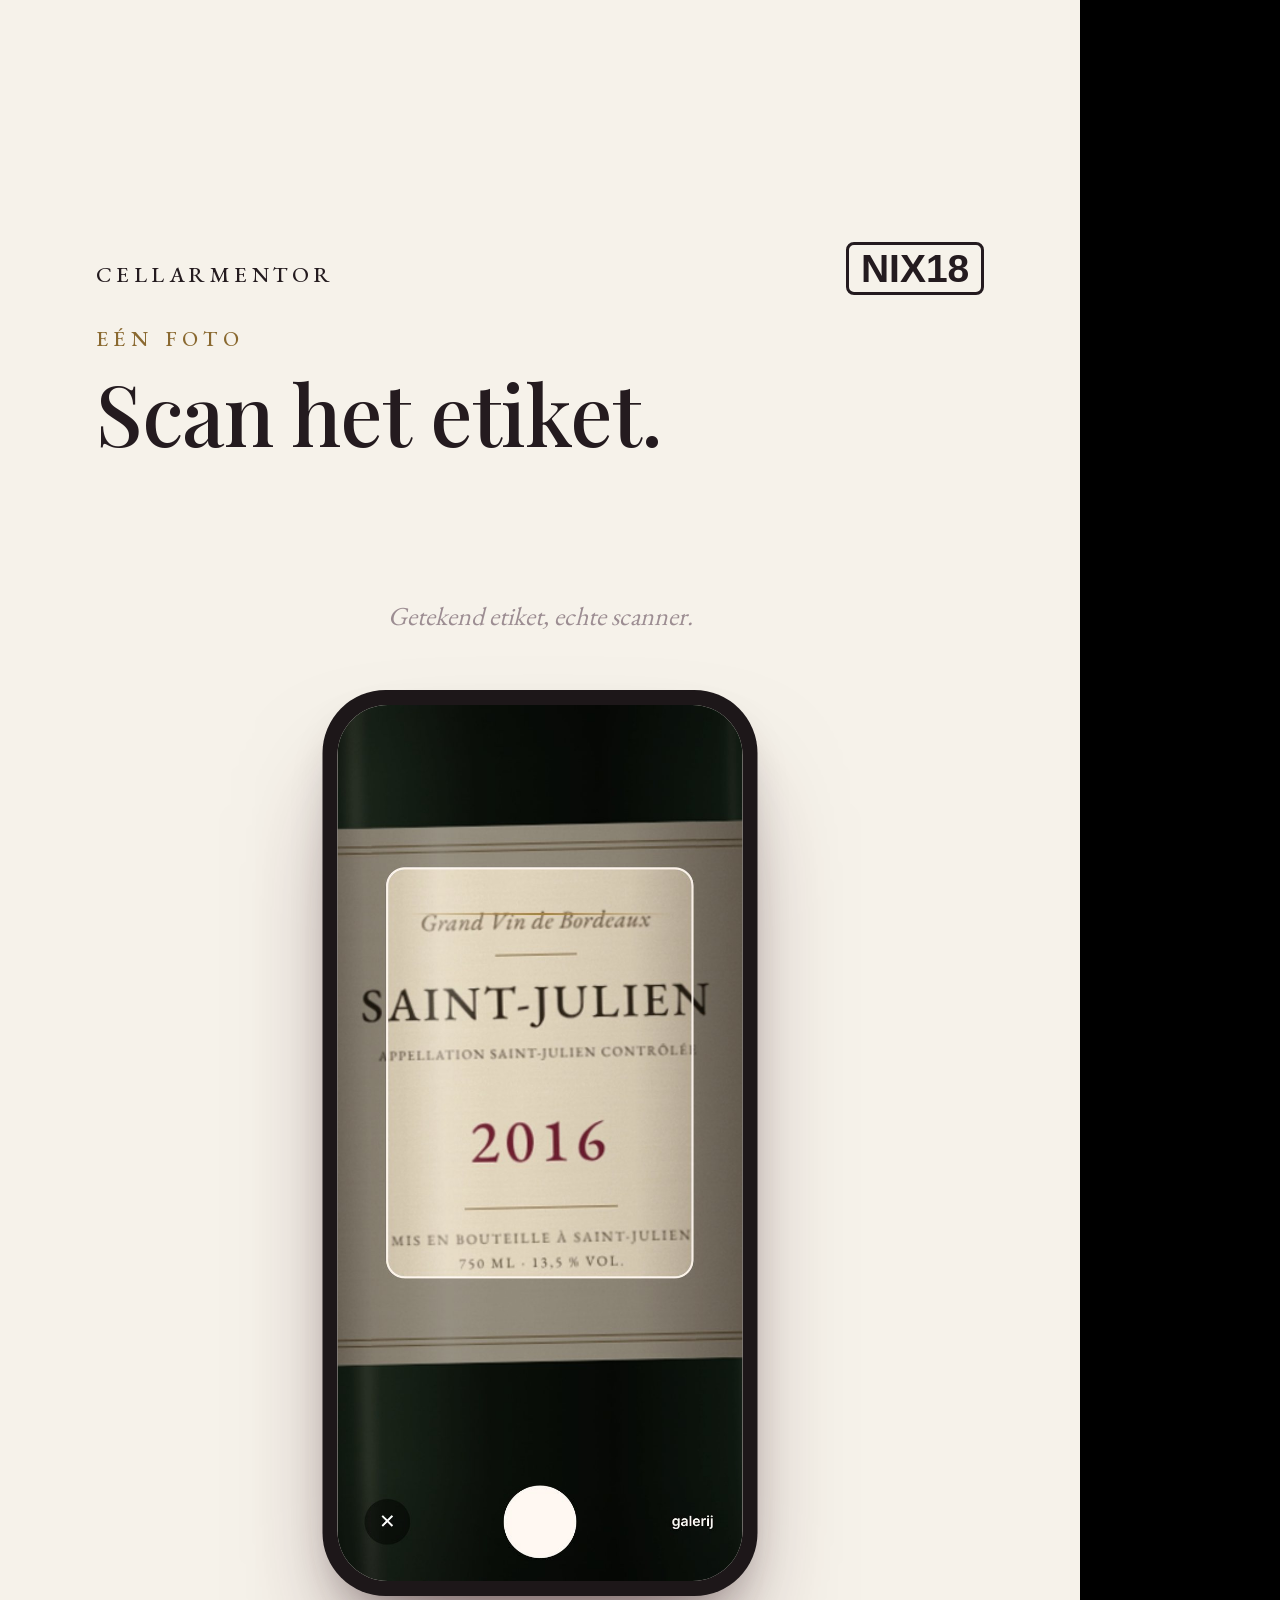
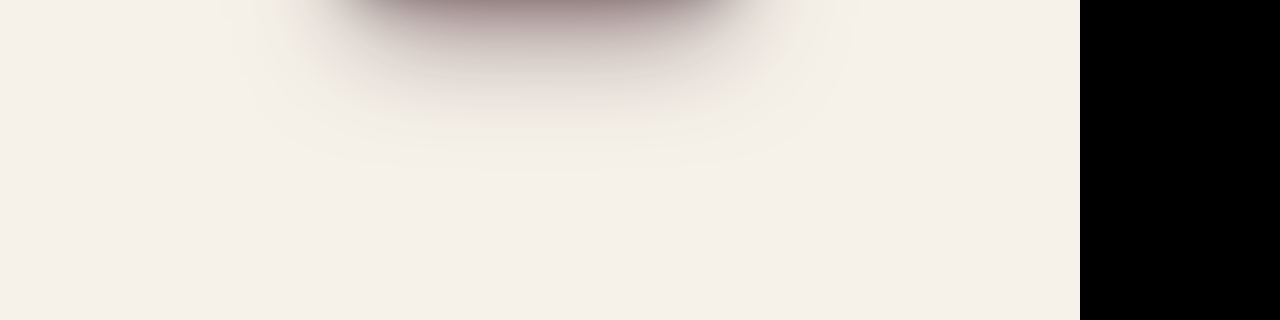
<file: marketing/creatie/film2.html>
<!doctype html>
<html lang="nl">
<head>
<meta charset="utf-8">
<title>CellarMentor film, ronde 3</title>
<!-- De film "zo werkt het", ronde 3 (na de tweede kritiek): zoeker met sluiter in beeld (0–1,0 s), afdrukken,
     het venster staat er op 2,0 s en licht één keer op; geen formulierscherm meer; harde overgangen naar en van
     de donkere wijnkaartscène; Horizon is weg vóór de eindkaart komt; het toestel past altijd helemaal in beeld.
     ?f=st|p45|sq &l=nl|en &m=nl|be|uk. Beeldreeksen in reeks/<taal>/ (0–29 live, 30–55 bevestigen, 56–67 kaartje). -->
<style>
@font-face{font-family:'Playfair Display';font-style:normal;font-weight:400 900;src:url(fonts/playfair-normal-latin.woff2) format('woff2')}
@font-face{font-family:'Playfair Display';font-style:italic;font-weight:400 900;src:url(fonts/playfair-italic-latin.woff2) format('woff2')}
@font-face{font-family:'EB Garamond';font-style:normal;font-weight:400 800;src:url(fonts/ebgaramond-normal-latin.woff2) format('woff2')}
@font-face{font-family:'Open Sans';font-weight:600;src:url(fonts/opensans.woff2) format('woff2')}
*{margin:0;padding:0;box-sizing:border-box}
body{background:#000}
#doek{position:relative;overflow:hidden;background:#F6F2EA;font-family:-apple-system,BlinkMacSystemFont,'Segoe UI',Roboto,Arial,sans-serif;-webkit-font-smoothing:antialiased}
#nacht{position:absolute;inset:0;background:#1B1418;opacity:0}
.merk{position:absolute;font-family:'EB Garamond',serif;font-variant:small-caps;text-transform:lowercase;letter-spacing:.14em;font-weight:500;color:#241B1F;z-index:4}
.kap{position:absolute;z-index:4}
.kap .k{font-family:'EB Garamond',serif;font-variant:small-caps;text-transform:lowercase;letter-spacing:.18em;color:#8A6930;font-weight:500;margin-bottom:.45em}
.kap h1{font-family:'Playfair Display',serif;font-weight:500;line-height:1.04;letter-spacing:-.012em;color:#241B1F;text-wrap:balance}
.kap h1 em{display:block;font-style:italic;color:#6E1F33}
.kap.donker h1{color:#E9DFD0} .kap.donker h1 em{color:#D9B56E} .kap.donker .k{color:#C9A25A}
.toestel{position:absolute;left:50%;background:#1D1719;box-shadow:0 70px 120px -40px rgba(60,20,30,.55),0 24px 50px -24px rgba(36,27,31,.45);z-index:2}
.scherm{position:relative;overflow:hidden;background:#F6F2EA}
.scherm img{position:absolute;left:0;top:0;width:100%;height:100%;object-fit:cover;object-position:top;opacity:0}
#flits{position:absolute;inset:0;background:#fff;opacity:0;z-index:3}
#hz{position:absolute;z-index:2;opacity:0;box-shadow:0 1px 0 #C8A96A,0 -1px 0 #C8A96A}
#hz img{display:block;width:100%}
#eind{position:absolute;inset:0;display:flex;flex-direction:column;align-items:center;justify-content:center;text-align:center;opacity:0;background:#F6F2EA;z-index:6}
#eind .wm{font-family:'EB Garamond',serif;font-variant:small-caps;text-transform:lowercase;letter-spacing:.16em;font-weight:500;color:#241B1F}
#eind h2{font-family:'Playfair Display',serif;font-weight:500;line-height:1.05;color:#241B1F;margin:.5em 0 .55em}
#eind h2 em{font-style:italic;color:#6E1F33;display:block}
#eind .cta{background:#6E1F33;color:#FFF8F0;font-weight:600;letter-spacing:.08em;text-transform:uppercase;border-radius:6px}
#eind .url{font-family:'EB Garamond',serif;font-variant:small-caps;text-transform:lowercase;letter-spacing:.16em;color:#6B5A60;margin-top:1em}
#nix{position:absolute;z-index:7;font-weight:800;color:#241B1F;border:3px solid currentColor;border-radius:8px;padding:.04em .3em;line-height:1.12;background:#F6F2EA}
#band{position:absolute;left:0;right:0;bottom:0;z-index:7;background:#241B1F;color:#F6F2EA;font-family:'Open Sans',sans-serif;font-weight:600;text-align:center;line-height:1.36;box-shadow:inset 0 2px 0 #C8A96A}
#getekend{position:absolute;z-index:5;font-family:'EB Garamond',serif;font-style:italic;color:#9C8D92;opacity:0}
#puls{position:absolute;left:3.5%;right:3.5%;top:35.4%;height:4.6%;border:3px solid #C9A25A;border-radius:10px;opacity:0;z-index:2;box-shadow:0 0 24px rgba(201,162,90,.55)}
</style>
</head>
<body>
<div id="doek">
  <div id="nacht"></div>
  <div class="merk" id="merk">CellarMentor</div>
  <div id="kappen"></div>
  <div class="toestel" id="toestel"><div class="scherm" id="scherm"><div id="flits"></div><div id="puls"></div></div></div>
  <div id="hz"><img id="hzImg" alt=""></div>
  <div id="eind"><div class="wm">CellarMentor</div><h2 id="eindH"></h2><div class="cta" id="eindC"></div><div class="url">cellarmentor.com</div></div>
  <div id="getekend"></div><div id="nix" hidden>NIX18</div><div id="band" hidden>Alcoholmisbruik schaadt de gezondheid</div>
</div>
<script>
const q = new URLSearchParams(location.search);
const F = q.get('f') || 'st', L = q.get('l') || 'nl', MARKT = q.get('m') || (L === 'en' ? 'uk' : 'nl');
const DUUR = 17;
const T = {
  nl:{ s1:['Eén foto','Scan het etiket.',''], s2:['Drinkvenster','Weet wanneer',"je&nbsp;'m&nbsp;opent."], s3:['Uit je eigen kelder','Zeg wat je eet.','Dit is je fles.'],
       s4:['Uit eten','Uit eten?','CellarMentor leest&nbsp;mee.'], s5:['Horizon',"Welke fles is nu op z'n&nbsp;best?",''], eind:['Open elke fles',"op z'n best."], cta:'Scan je eerste fles' },
  en:{ s1:['One photo','Scan the label.',''], s2:['Drinking window','Know when','to open&nbsp;it.'], s3:['From your own cellar',"Say what you're eating.","Here's your bottle."],
       s4:['Dining out','Dining out?','It reads the wine&nbsp;list.'], s5:['Horizon','Which bottle is at its best right&nbsp;now?',''], eind:['Open every bottle','at its best.'], cta:'Scan your first bottle' } }[L];
const M = {
  st: { w:1080, h:1920, merk:[96,250,32], kapTop:316, kapL:96, kapW:900, k:30, h1:84, tTop:650, hzTop:640 },
  p45:{ w:1080, h:1350, merk:[84,84,28], kapTop:150, kapL:84, kapW:920, k:26, h1:70, tTop:390, hzTop:420 },
  sq: { w:1080, h:1080, merk:[84,84,26], kapTop:140, kapL:84, kapW:440, k:24, h1:62, tTop:96, hzTop:400, naast:true },
}[F];
/* het hele toestel (met sluiter) past tussen tTop en de onderkant, of boven de Belgische band */
const bandF = Math.round(M.w * .032), bandPadOnder = F === 'st' ? 340 : bandF, bandH = MARKT === 'be' ? Math.round(bandF * 1.36 + bandF + bandPadOnder) : 0;
const bodem = M.h - (MARKT === 'be' ? bandH : (F === 'st' ? 340 : 40)) - 22;
M.tw = Math.min(M.naast ? 430 : 560, Math.floor((bodem - M.tTop) / 2.085));
const doek = document.getElementById('doek');
doek.style.width = M.w + 'px'; doek.style.height = M.h + 'px';
const merk = document.getElementById('merk'); merk.style.left = M.merk[0] + 'px'; merk.style.top = M.merk[1] + 'px'; merk.style.fontSize = M.merk[2] + 'px';
const toestel = document.getElementById('toestel'), scherm = document.getElementById('scherm');
const pd = Math.round(M.tw * .034), sw = M.tw - 2 * pd, sh = Math.round(sw * 844 / 390);
toestel.style.width = M.tw + 'px'; toestel.style.padding = pd + 'px'; toestel.style.borderRadius = Math.round(M.tw * .145) + 'px';
scherm.style.width = sw + 'px'; scherm.style.height = sh + 'px'; scherm.style.borderRadius = Math.round(M.tw * .115) + 'px';
if (M.naast) { toestel.style.left = 'auto'; toestel.style.right = '70px'; }
/* beelden: de opgenomen reeks, en de vaste schermen uit ui2 */
const reeks = []; for (let i = 0; i < 68; i++) { const im = new Image(); im.src = `reeks/${L}/${String(i).padStart(3, '0')}.jpg`; scherm.appendChild(im); reeks.push(im); }
const vast = {}; for (const n of ['detail', 'pairing', 'wijnkaart']) { const im = new Image(); im.src = `ui2/${L}-${n}.png`; scherm.appendChild(im); vast[n] = im; }
/* de opname begint al bij de SOMMELIER-regel, zoals de stills */
const hz = document.getElementById('hz'); document.getElementById('hzImg').src = `ui2/${L}-horizon.png`;
const hzW = M.naast ? 600 : M.w - 2 * M.kapL; hz.style.width = hzW + 'px'; hz.style.left = (M.naast ? M.w - 600 - 60 : M.kapL) + 'px'; hz.style.top = M.hzTop + 'px';
const kappen = document.getElementById('kappen'), kap = {};
for (const s of ['s1', 's2', 's3', 's4', 's5']) {
  const d = document.createElement('div'); d.className = 'kap' + (s === 's4' ? ' donker' : '');
  d.style.top = M.kapTop + 'px'; d.style.left = M.kapL + 'px'; d.style.width = M.kapW + 'px';
  d.innerHTML = `<div class="k" style="font-size:${M.k}px">${T[s][0]}</div><h1 style="font-size:${M.h1}px">${T[s][1]}${T[s][2] ? `<em>${T[s][2]}</em>` : ''}</h1>`;
  kappen.appendChild(d); kap[s] = d;
}
const eind = document.getElementById('eind');
document.getElementById('eindH').innerHTML = `${T.eind[0]}<em>${T.eind[1]}</em>`; document.getElementById('eindH').style.fontSize = (M.h1 * 1.08) + 'px';
eind.querySelector('.wm').style.fontSize = (M.merk[2] * 1.2) + 'px';
const ctaEl = document.getElementById('eindC'); ctaEl.textContent = T.cta; ctaEl.style.fontSize = Math.round(M.k * 1.0) + 'px'; ctaEl.style.padding = `${Math.round(M.k * .8)}px ${Math.round(M.k * 1.5)}px`;
eind.querySelector('.url').style.fontSize = M.k + 'px';
const nix = document.getElementById('nix'), band = document.getElementById('band');
if (MARKT === 'nl') { nix.hidden = false; nix.style.fontSize = Math.round(M.w * .036) + 'px'; if (M.naast) { nix.style.left = M.kapL + 'px'; nix.style.bottom = M.merk[1] + 'px'; } else { nix.style.right = M.kapL + 'px'; nix.style.top = (M.merk[1] - 8) + 'px'; }   /* nooit over het scherm: in 1:1 linksonder, onder de tekst */ }
if (MARKT === 'be') { band.hidden = false; band.style.fontSize = bandF + 'px'; band.style.padding = `${bandF}px 10px ${bandPadOnder}px`; }   /* JEP: onderaan, volle breedte, contrasterend, marge = teksthoogte */

/* eerlijk over het etiket zolang het in beeld is: getekend, de scanner is echt */
const getekend = document.getElementById('getekend');
getekend.textContent = L === 'en' ? 'Drawn label, real scanner.' : 'Getekend etiket, echte scanner.';
getekend.style.fontSize = Math.round(M.k * .85) + 'px';
if (M.naast) { getekend.style.left = M.kapL + 'px'; getekend.style.top = (M.kapTop + 300) + 'px'; }
else { getekend.style.left = '0'; getekend.style.right = '0'; getekend.style.textAlign = 'center'; getekend.style.top = (M.tTop - Math.round(M.k * 1.7)) + 'px'; }
const ease = x => { x = Math.min(1, Math.max(0, x)); return 1 - Math.pow(1 - x, 3); };
const venster = (t, a, b, fade = .4) => Math.min(ease((t - a) / fade), 1 - ease((t - (b - fade)) / fade));
const nacht = document.getElementById('nacht'), flits = document.getElementById('flits');
/* tijdlijn (s) */
const SC = [['s1', 0, 1.95], ['s2', 1.9, 5.2], ['s3', 5.1, 8.4], ['s4', 8.3, 11.4], ['s5', 11.3, 14.2]];
window.zet = function (t) {
  for (const [s, a, b] of SC) { const o = a === 0 ? (t < b - .4 ? 1 : 1 - ease((t - (b - .4)) / .4)) : venster(t, a, b); kap[s].style.opacity = o; kap[s].style.transform = `translateY(${a === 0 ? 0 : (1 - ease((t - a) / .6)) * 16}px)`; }
  /* reeks: 0–29 zoeker (0–1,0 s), sluiter op 1,0 s, 30–35 de foto en de eerste gegevens (1,0–1,5 s),
     56–67 het fleskaartje schuift omhoog (1,5–2,0 s); het formulier (36–55) zit er niet meer in */
  let fr = -1;
  if (t < 1.0) fr = Math.min(29, Math.floor(t / 1.0 * 30));
  else if (t < 1.5) fr = 30 + Math.min(5, Math.floor((t - 1.0) / .5 * 6));
  else if (t < 2.0) fr = 56 + Math.min(11, Math.floor((t - 1.5) / .5 * 12));
  reeks.forEach((im, i) => im.style.opacity = i === fr ? 1 : 0);
  flits.style.opacity = Math.max(0, .85 - Math.abs(t - 1.0) * 8);
  vast.detail.style.opacity = t >= 2.0 && t < 5.25 ? (t < 5.1 ? 1 : 1 - ease((t - 5.1) / .15)) : 0;
  getekend.style.opacity = t < 4.9 ? 1 : Math.max(0, 1 - (t - 4.9) / .2);
  document.getElementById('puls').style.opacity = Math.max(0, Math.sin(Math.min(1, Math.max(0, (t - 2.3) / .9)) * Math.PI));
  vast.pairing.style.opacity = venster(t, 5.1, 8.36, .15);
  /* harde overgang naar en van de donkere scène: geen grijze tussenstand meer */
  const donker = t >= 8.3 && t < 11.35;
  vast.wijnkaart.style.opacity = donker ? 1 : 0;
  nacht.style.opacity = donker ? 1 : 0;
  merk.style.color = donker ? '#E9DFD0' : '#241B1F';
  /* het toestel: komt rustig omhoog, wijkt bij Horizon voor de uitsnede */
  const y = M.tTop + (1 - ease(t / .6)) * 40 - Math.min(t, 11) * 1.5;
  toestel.style.transform = (M.naast ? '' : 'translateX(-50%) ') + `translateY(${y - (M.naast ? 0 : 0)}px)`;
  toestel.style.top = '0px';
  toestel.style.opacity = t < 11.35 ? 1 : 0;   /* harde snede samen met het licht: geen leeg toestel in beeld */
  /* Horizon is helemaal weg voordat de eindkaart opkomt: geen rijen meer onder de eindtekst */
  hz.style.opacity = venster(t, 11.45, 14.25, .35); hz.style.transform = `translateY(${(1 - ease((t - 11.45) / .7)) * 20}px)`;
  eind.style.opacity = ease((t - 14.3) / .45); eind.style.transform = `translateY(${(1 - ease((t - 14.3) / .7)) * 14}px)`;
};
window.DUUR = DUUR;
const alles = [...reeks, ...Object.values(vast), document.getElementById('hzImg')];
Promise.all([document.fonts.ready, ...alles.map(i => i.complete ? 1 : new Promise(r => { i.onload = r; i.onerror = r; }))]).then(() => { zet(0); document.body.dataset.klaar = '1'; });
</script>
</body>
</html>
</file>
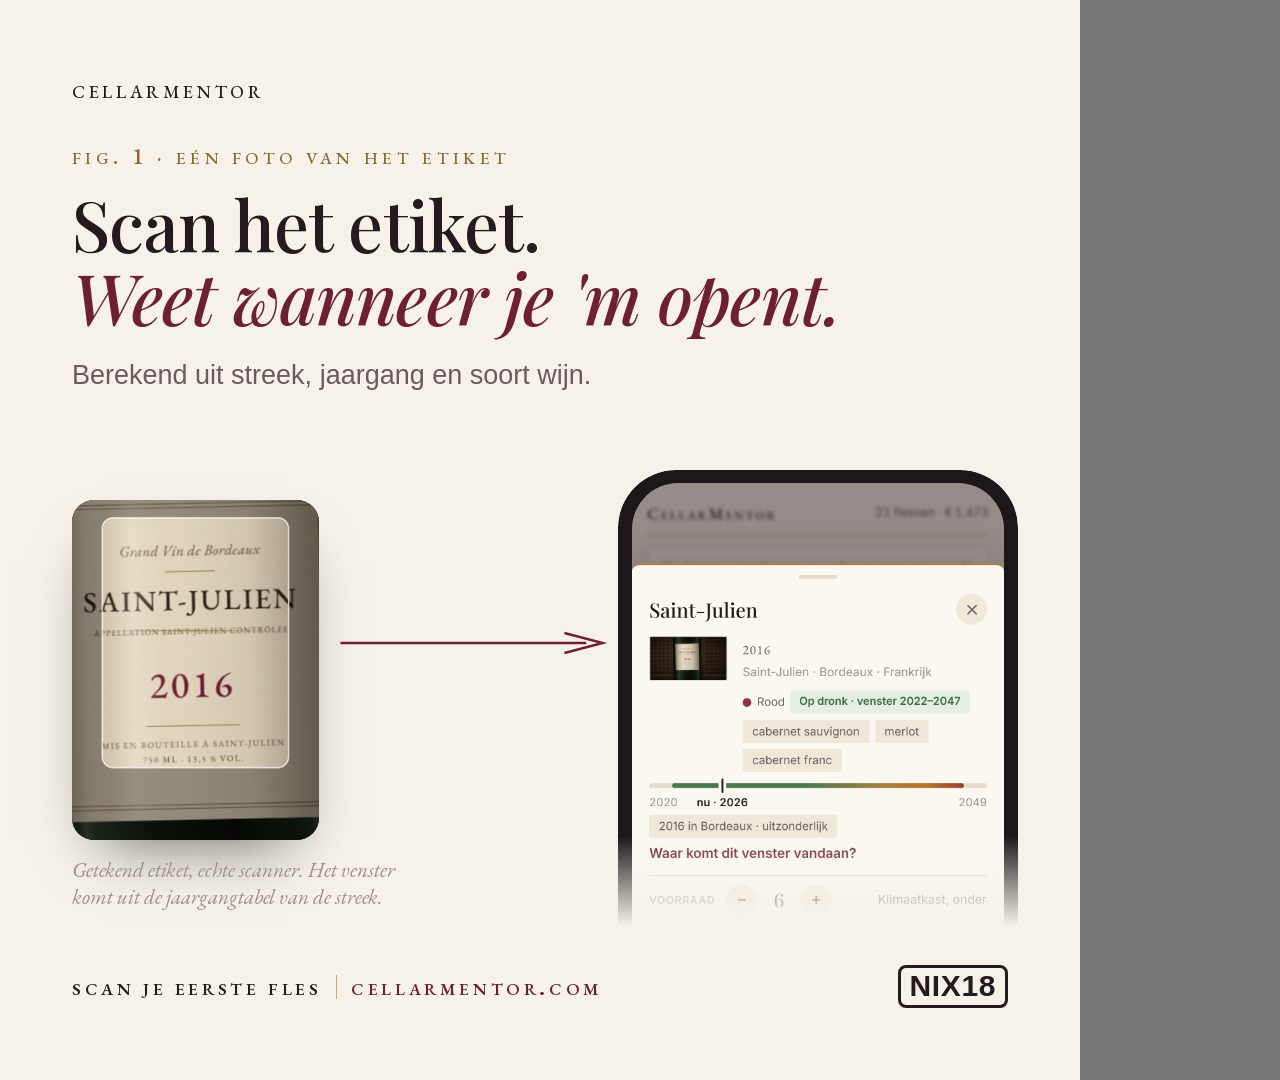
<file: marketing/creatie/studio2.html>
<!doctype html>
<html lang="nl">
<head>
<meta charset="utf-8">
<title>CellarMentor advertentiestudio, ronde 2</title>
<!-- Ronde 2, na de kritiek (verse criticus, 3,5 van 5): elk concept een eigen compositie, het etiket zichtbaar,
     dezelfde CTA als de site, NIX18 en de Belgische band in een eigen zone, geen merken van derden, geen "AI".
     Parameters: ?c=concept&f=sq|p45|st|ls&l=nl|en&m=nl|be|uk. Schermen: ui2/ (echte app, opgenomen met t13). -->
<style>
@font-face{font-family:'Playfair Display';font-style:normal;font-weight:400 900;src:url(fonts/playfair-normal-latin.woff2) format('woff2')}
@font-face{font-family:'Playfair Display';font-style:italic;font-weight:400 900;src:url(fonts/playfair-italic-latin.woff2) format('woff2')}
@font-face{font-family:'EB Garamond';font-style:normal;font-weight:400 800;src:url(fonts/ebgaramond-normal-latin.woff2) format('woff2')}
@font-face{font-family:'EB Garamond';font-style:italic;font-weight:400 800;src:url(fonts/ebgaramond-italic-latin.woff2) format('woff2')}
@font-face{font-family:'Open Sans';font-weight:600;src:url(fonts/opensans.woff2) format('woff2')}
*{margin:0;padding:0;box-sizing:border-box}
html,body{background:#777}
.doek{--bg:#F6F2EA;--sunk:#EEE6D7;--ink:#241B1F;--ink2:#6B5A60;--ink3:#9C8D92;--acc:#6E1F33;--gold:#8A6930;--rule:#C8A96A;--bezel:#1D1719;
  position:relative;overflow:hidden;background:var(--bg);color:var(--ink);font-family:-apple-system,BlinkMacSystemFont,'SF Pro Text','Segoe UI',Roboto,'Helvetica Neue',Arial,sans-serif;-webkit-font-smoothing:antialiased}
.doek.donker{--bg:#1B1418;--sunk:#251C21;--ink:#E9DFD0;--ink2:#B4A498;--ink3:#8E7B83;--acc:#D9B56E;--gold:#C9A25A;--rule:#6E552C;--bezel:#0B0809}
.merk{position:absolute;font-family:'EB Garamond',serif;font-variant:small-caps;text-transform:lowercase;letter-spacing:.14em;font-weight:500;white-space:nowrap}
.kicker{font-family:'EB Garamond',serif;font-variant:small-caps;text-transform:lowercase;letter-spacing:.18em;color:var(--gold);font-weight:500}
h1{font-family:'Playfair Display',serif;font-weight:500;line-height:1.05;letter-spacing:-.012em;text-wrap:balance}
h1 em{font-style:italic;color:var(--acc)}
h1 .br{display:block}
.sub{color:var(--ink2);line-height:1.42;text-wrap:pretty}
.fig{font-family:'EB Garamond',serif;font-style:italic;color:var(--ink3);text-wrap:balance}
.voet{position:absolute;display:flex;align-items:center;justify-content:space-between;gap:20px}
.cta{display:flex;align-items:center;gap:.6em;font-family:'EB Garamond',serif;font-variant:small-caps;text-transform:lowercase;letter-spacing:.15em;font-weight:600;color:var(--ink);white-space:nowrap}
.cta b{color:var(--acc);font-weight:600}
.cta i{display:inline-block;width:1px;height:1em;background:var(--rule)}
.nix{font-weight:800;letter-spacing:.02em;color:var(--ink);border:3px solid currentColor;border-radius:8px;padding:.04em .3em;line-height:1.15}
.band{position:absolute;left:0;right:0;bottom:0;background:var(--ink);color:var(--bg);font-family:'Open Sans',sans-serif;font-weight:600;text-align:center;line-height:1.36;box-shadow:inset 0 2px 0 var(--rule)}
.toestel{position:absolute;background:var(--bezel);box-shadow:0 50px 90px -40px rgba(60,20,30,.5),0 18px 40px -20px rgba(36,27,31,.4)}
.toestel.vaag{-webkit-mask-image:linear-gradient(to bottom,#000 calc(100% - 90px),transparent);mask-image:linear-gradient(to bottom,#000 calc(100% - 90px),transparent)}
.toestel img{display:block;width:100%;aspect-ratio:390/844;object-fit:cover;object-position:top}
.uitsnede{position:absolute;overflow:hidden;background:var(--bg);box-shadow:0 1px 0 var(--rule),0 -1px 0 var(--rule)}
.uitsnede img{display:block;width:100%}
.camera{position:absolute;overflow:hidden;background:#111;box-shadow:0 30px 60px -30px rgba(0,0,0,.6)}
.camera img{display:block;width:100%;height:100%;object-fit:cover}
.pijl{position:absolute;overflow:visible}
.poster-balk{position:absolute}
.pb-track{position:relative;height:100%;background:var(--sunk);border-radius:999px;overflow:hidden}
.pb-fill{position:absolute;top:0;bottom:0;border-radius:999px;background:linear-gradient(90deg,#3E6B47,#7A8F4F 45%,#B38236 75%,#8E3347)}
.pb-nu{position:absolute;top:-18%;bottom:-18%;width:4px;background:var(--ink);border-radius:2px}
.pb-lab{position:absolute;left:0;right:0;font-variant-numeric:tabular-nums;color:var(--ink2)}
.pb-lab span{position:absolute;white-space:nowrap}
.pb-lab .nu{color:var(--ink);font-weight:700}
</style>
</head>
<body>
<div id="doek"></div>
<script type="module">
const q = new URLSearchParams(location.search);
const C = q.get('c') || 'wanneer', F = q.get('f') || 'sq', L = q.get('l') || 'nl', M = q.get('m') || (L === 'en' ? 'uk' : 'nl');
const EN = L === 'en';
const MAAT = { sq:[1080,1080], p45:[1080,1350], st:[1080,1920], ls:[1200,628] }[F];
const W = MAAT[0], H = MAAT[1];
const img = n => `ui2/${L}-${n}.png`;
const laad = n => new Promise(r => { const i = new Image(); i.onload = () => r(i.naturalHeight / i.naturalWidth); i.onerror = () => r(1); i.src = img(n); });
const RATIO = {}; for (const n of ['kelderlijst', 'horizon', 'erbij']) RATIO[n] = await laad(n);
const T = {
  merk:    { nl:{ k:'Je wijnkelder, in je zak', h:'Open elke fles', em:"op z'n best.", sub:'Scan het etiket. CellarMentor zegt wanneer je hem opent.' },
             en:{ k:'Your wine cellar, in your pocket', h:'Open every bottle', em:'at its best.', sub:'Scan the label. CellarMentor tells you when to open it.' } },
  wanneer: { nl:{ k:'Fig. 1 · Eén foto van het etiket', h:'Scan het etiket.', em:"Weet wanneer je&nbsp;'m&nbsp;opent.", sub:'Berekend uit streek, jaargang en soort wijn.' },
             en:{ k:'Fig. 1 · One photo of the label', h:'Scan the label.', em:'Know when to open&nbsp;it.', sub:'Worked out from region, vintage and style.' } },
  specifiek:{ nl:{ k:'Saint-Julien · 2016', h:'Op dronk sinds 2022.', em:'En nog tot 2047.', sub:'Zo staat het bij elke fles in je kelder, met waar het vandaan komt.' },
             en:{ k:'Saint-Julien · 2016', h:'Ready since 2022.', em:'And until 2047.', sub:'That is what every bottle in your cellar shows, with where it comes from.' } },
  kelder:  { nl:{ k:'Fig. 6 · Je kelder', h:'', em:'Je hele kelder erin.', sub:'Fles voor fles of in één keer: een lijst, een foto van een rij flessen, of je bestand uit CellarTracker of Vivino.' },
             en:{ k:'Fig. 6 · Your cellar', h:'', em:'Bring your whole cellar.', sub:'Bottle by bottle or all at once: a list, a photo of a row of bottles, or your file from CellarTracker or Vivino.' } },
  erbij:   { nl:{ k:'Fig. 4 · Uit je eigen kelder', h:'Zeg wat je eet.', em:'', sub:'De flessen uit je eigen kelder die erbij passen, de beste bovenaan, met de reden erbij.' },
             en:{ k:'Fig. 4 · From your own cellar', h:"Say what you're eating.", em:'', sub:'The bottles from your own cellar that suit it, best first, each with the reason.' } },
  uiteten: { nl:{ k:'Fig. 5 · Uit eten', h:'Uit eten?', em:'CellarMentor leest de kaart mee.', sub:'Eén foto van de wijnkaart: drie flessen bij je gerechten, binnen je budget.' },
             en:{ k:'Fig. 5 · Dining out', h:'Dining out?', em:'CellarMentor reads the wine list.', sub:'One photo of the list: three bottles for your dishes, within your budget.' } },
  nu:      { nl:{ k:'Fig. 3 · Horizon', h:"Welke fles is nu op z'n&nbsp;best?", em:'', sub:'Horizon zet je hele kelder op een tijdlijn.' },
             en:{ k:'Fig. 3 · Horizon', h:'Which bottle is at its best right&nbsp;now?', em:'', sub:'Horizon puts your whole cellar on a timeline.' } },
}[C][L];
const cta = EN ? ['Scan your first bottle', 'cellarmentor.com'] : ['Scan je eerste fles', 'cellarmentor.com'];
const donker = C === 'uiteten';

/* maatvoering per formaat: marge, kop, voet; de inhoudszone ligt tussen kop en voet */
const G = { sq:{ m:72, merk:26, k:24, h1:70, sub:27, voet:24, voetY:72 }, p45:{ m:76, merk:28, k:26, h1:80, sub:29, voet:26, voetY:76 },
            st:{ m:88, merk:32, k:30, h1:106, sub:36, voet:30, voetY:340 }, ls:{ m:52, merk:20, k:18, h1:50, sub:20, voet:18, voetY:44 } }[F];
const bandF = F === 'ls' ? 24 : 34, bandPadOnder = F === 'st' ? 340 : bandF;            /* in 9:16 blijft de tekst boven de UI-zone van Stories/Reels */
const bandH = M === 'be' ? Math.round(bandF * 1.36 + bandF + bandPadOnder) : 0;
const voetOnder = M === 'be' ? bandH + Math.round(G.voet * 1.3) : G.voetY;                /* afstand van de voet tot de onderkant */
const tekstBlok = (w, opts = {}) => `<div class="kicker" style="font-size:${G.k}px;margin-bottom:${G.k * .7}px">${T.k}</div>
  <h1 style="font-size:${opts.h1 || G.h1}px">${T.h ? `<span class="br">${T.h}</span>` : ''}${T.em ? `<em class="${T.h ? 'br' : ''}">${T.em}</em>` : ''}</h1>
  ${opts.zonderSub ? '' : `<p class="sub" style="font-size:${G.sub}px;margin-top:${G.sub * .8}px;max-width:${w}px">${T.sub}</p>`}`;

let inhoud = '';
const yTop = G.m + G.merk * 2.6;                                      /* onder het woordmerk */
const onder = H - voetOnder - G.voet * 2.4 - (F === 'st' ? 250 - G.m : 0);   /* boven de voet, in de coördinaten van de inhoud (die schuift in 9:16 omlaag) */

if (C === 'wanneer' || C === 'merk') {
  /* links het camerabeeld met het etiket, rechts het fleskaartje met het venster, een pijl ertussen.
     Ronde 3: de telefoon stopt boven de voet (NIX18 staat nooit meer op het toestel) en loopt zacht uit. */
  if (F === 'ls') {
    const th = H - G.voetY - G.voet * 2.4 - 40 - 12;
    inhoud = `<div style="position:absolute;left:${G.m}px;top:${yTop}px;width:520px">${tekstBlok(500, { h1: 46 })}</div>
      <div class="camera" style="left:640px;top:60px;width:200px;height:290px;border-radius:14px"><img src="${img('live')}" style="object-position:50% 40%"></div>
      <div class="fig" style="position:absolute;left:640px;top:360px;width:220px;font-size:15px">${EN ? 'Drawn label, real scanner.' : 'Getekend etiket, echte scanner.'}</div>
      <div class="toestel vaag" style="left:900px;top:40px;width:250px;height:${th}px;overflow:hidden;padding:8px 8px 0;border-radius:34px 34px 0 0"><img src="${img('detail')}" style="border-radius:27px 27px 0 0"></div>`;
  } else {
    const tekstH = { sq:330, p45:380, st:510 }[F];
    const vy = yTop + tekstH, capH = G.sub * .78 * 1.3 * 3 + 16;
    /* de camera krimpt mee als de voet (met de Belgische band) hoger ligt, zodat het onderschrift er nooit onder valt */
    const tw = { sq:400, p45:460, st:500 }[F], camW = Math.min({ sq:330, p45:380, st:340 }[F], (onder - vy - 30 - capH - 12) / 1.38);
    const toestelH = Math.min(onder - vy - 24, tw * 844 / 390);
    const capY = vy + 30 + camW * 1.38 + 16;
    inhoud = `<div style="position:absolute;left:${G.m}px;top:${yTop}px;width:${W - 2 * G.m}px">${tekstBlok(W - 2 * G.m - 40)}</div>
      <div class="camera" style="left:${G.m}px;top:${vy + 30}px;width:${camW}px;height:${camW * 1.38}px;border-radius:22px"><img src="${img('live')}" style="object-position:50% 42%"></div>
      <svg class="pijl" style="left:${G.m + camW + 16}px;top:${vy + camW * .62}px" width="${W - G.m * 2 - camW - tw - 16}" height="40" viewBox="0 0 100 40" preserveAspectRatio="none"><path d="M2 20 H92" stroke="var(--acc)" stroke-width="2.4" vector-effect="non-scaling-stroke" fill="none"/><path d="M84 10 L98 20 L84 30" stroke="var(--acc)" stroke-width="2.4" vector-effect="non-scaling-stroke" fill="none"/></svg>
      <div class="toestel vaag" style="right:${G.m - 10}px;top:${vy}px;width:${tw}px;height:${toestelH}px;overflow:hidden;padding:${tw * .034}px ${tw * .034}px 0;border-radius:${tw * .145}px ${tw * .145}px 0 0"><img src="${img('detail')}" style="border-radius:${tw * .115}px ${tw * .115}px 0 0"></div>
      ${`<div class="fig" style="position:absolute;left:${G.m}px;top:${capY}px;font-size:${G.sub * .78}px;width:${Math.max(camW, 380)}px">${EN ? 'Drawn label, real scanner. The window comes from the regional vintage chart.' : 'Getekend etiket, echte scanner. Het venster komt uit de jaargangtabel van de streek.'}</div>`}`;
  }
}

if (C === 'specifiek') {
  /* typografische poster: geen telefoon, het venster zelf als beeld */
  const bw = W - 2 * G.m, by = F === 'ls' ? 420 : (F === 'st' ? 990 : F === 'p45' ? 880 : 720), bh = F === 'ls' ? 22 : 34;
  const van = 2016, tot = 2047, pos = j => (j - van) / (tot + 1 - van) * 100;   /* de as begint bij de oogst */
  const h1 = { sq:104, p45:118, st:128, ls:66 }[F];
  inhoud = `<div style="position:absolute;left:${G.m}px;top:${yTop + (F === 'st' ? 120 : 10)}px;width:${bw}px">${tekstBlok(bw - 60, { h1, zonderSub: true })}</div>
    <div class="poster-balk" style="left:${G.m}px;top:${by}px;width:${bw}px;height:${bh}px"><div class="pb-track"><div class="pb-fill" style="left:${pos(2022)}%;right:0"></div></div>
      <div class="pb-nu" style="left:calc(${pos(2026.5)}% - 2px)"></div>
      <div class="pb-lab" style="top:${-G.sub * 1.7}px;font-size:${G.sub * .9}px"><span class="nu" style="left:${pos(2026.5)}%;transform:translateX(-50%)">${EN ? 'now' : 'nu'} · 2026</span></div>
      <div class="pb-lab" style="top:${bh + 14}px;font-size:${G.sub * .9}px"><span style="left:0">${EN ? 'harvest' : 'oogst'} 2016</span><span style="right:0">${EN ? 'to' : 'tot'} 2047</span></div></div>
    <p class="sub" style="position:absolute;left:${G.m}px;top:${by + bh + G.sub * 3.4}px;font-size:${G.sub}px;max-width:${Math.min(bw, 760)}px">${T.sub}</p>`;
}

if (C === 'kelder' || C === 'nu' || C === 'erbij') {
  /* echte uitsnede uit de app. Ronde 3: nooit meer afgesneden rijen; past hij niet, dan wordt hij kleiner,
     en in het vierkant staan lijst en zoekresultaat naast de tekst in plaats van eronder. */
  const naam = { kelder:'kelderlijst', nu:'horizon', erbij:'erbij' }[C], r = RATIO[naam];
  const kader = C === 'erbij' ? 'box-shadow:0 40px 80px -40px rgba(36,27,31,.35);border:1px solid var(--rule);border-radius:6px' : '';
  const naast = F === 'ls' || (F === 'sq' && C !== 'nu') || (F === 'p45' && C === 'erbij');
  if (naast) {
    const tekstW = F === 'ls' ? 520 : 430, ruimte = (F === 'ls' ? onder - 24 - 12 : onder - yTop - 10);
    const bw = Math.min(W - G.m * 2 - tekstW - 40, ruimte / r), bh = bw * r;
    const top = F === 'ls' ? 24 + (ruimte - bh) / 2 : yTop + (ruimte - bh) / 2;
    inhoud = `<div style="position:absolute;left:${G.m}px;top:${yTop}px;width:${tekstW}px">${tekstBlok(tekstW - 10, F === 'ls' ? { h1: 44 } : {})}</div>
      <div class="uitsnede" style="right:${F === 'ls' ? 40 : G.m}px;top:${top}px;width:${bw}px;height:${bh}px;${kader}"><img src="${img(naam)}"></div>`;
  } else {
    const tekstH = { nu:{ sq:270, p45:300, st:380 }, kelder:{ p45:380, st:500 }, erbij:{ st:EN ? 430 : 330 } }[C][F];
    const vy = yTop + tekstH + (C === 'erbij' ? 30 : 10), ruimte = onder - vy - 24;
    const vol = W - G.m * 2, bw = Math.min(vol, ruimte / r), bh = bw * r;
    const left = C === 'erbij' ? (W - bw) / 2 : G.m;
    inhoud = `<div style="position:absolute;left:${G.m}px;top:${yTop}px;width:${W - 2 * G.m}px">${tekstBlok(W - 2 * G.m - 60)}</div>
      <div class="uitsnede" style="left:${left}px;top:${vy}px;width:${bw}px;height:${bh}px;${kader}"><img src="${img(naam)}"></div>`;
  }
}

if (C === 'uiteten') {
  /* Ronde 3: het scherm begint bij "SOMMELIER · 3 gangen · tot €70" (geen afgesneden knop onder de rand),
     het toestel is zo lang als het beeld en loopt zacht uit, met lucht onder de tekst. */
  const VERS = .012, zicht = tw => { const pad = tw * .034, iw = tw - 2 * pad; return pad + iw * 844 / 390 - iw * VERS; };
  const tel = (tw, top, extra = '') => `<div class="toestel vaag" style="${extra}top:${top}px;width:${tw}px;height:${Math.min(zicht(tw), onder - top - 16)}px;overflow:hidden;padding:${tw * .034}px ${tw * .034}px 0;border-radius:${tw * .145}px ${tw * .145}px 0 0"><img src="${img('wijnkaart')}" style="border-radius:${tw * .115}px ${tw * .115}px 0 0;margin-top:-${VERS * 100}%"></div>`;
  if (F === 'ls') inhoud = `<div style="position:absolute;left:${G.m}px;top:${yTop}px;width:560px">${tekstBlok(520, { h1: 46 })}</div>${tel(270, 40, 'right:80px;')}`;
  else if (F === 'sq') inhoud = `<div style="position:absolute;left:${G.m}px;top:${yTop}px;width:480px">${tekstBlok(470, { h1: 60 })}</div>${tel(400, yTop - 40, `right:${G.m}px;`)}`;
  else {
    const tw = { p45:500, st:600 }[F], tekstH = { p45:400, st:520 }[F];
    inhoud = `<div style="position:absolute;left:${G.m}px;top:${yTop}px;width:${W - 2 * G.m}px">${tekstBlok(W - 2 * G.m - 60)}</div>${tel(tw, yTop + tekstH + 48, `left:${(W - tw) / 2}px;`)}`;
  }
}

/* bewijs (sectie 0e): ?q=citaat&qn=naam, plaats. Alleen echte, benoemde citaten met toestemming. */
const citaat = q.get('q'), citaatNaam = q.get('qn');
if (citaat && citaatNaam) inhoud += `<div style="position:absolute;left:${G.m}px;right:${G.m}px;bottom:${voetOnder + G.voet * 2.4}px;z-index:4;font-family:'Playfair Display',serif;font-style:italic;font-size:${G.sub}px;color:var(--ink)">“${citaat.replace(/[<>&]/g, '')}” <span style="font-family:'EB Garamond',serif;font-style:normal;font-variant:small-caps;text-transform:lowercase;letter-spacing:.12em;color:var(--ink3);font-size:${G.voet}px">${citaatNaam.replace(/[<>&]/g, '')}</span></div>`;
/* voet: een vlak in de achtergrondkleur zodat beeld er netjes achter verdwijnt; CTA links, NIX18 rechts */
const voetVlakH = voetOnder + G.voet * 2.6 + (citaat && citaatNaam ? G.sub * 2.4 : 0);
const voet = `<div style="position:absolute;left:0;right:0;bottom:0;height:${voetVlakH}px;background:linear-gradient(to bottom, transparent, var(--bg) ${G.voet * 1.2}px);z-index:3"></div>
  <div class="voet" style="left:${G.m}px;right:${G.m}px;bottom:${voetOnder}px;z-index:4">
    <div class="cta" style="font-size:${G.voet}px"><span>${cta[0]}</span><i></i><b>${cta[1]}</b></div>
    ${M === 'nl' ? `<span class="nix" style="font-size:${G.voet * 1.25}px">NIX18</span>` : ''}
  </div>
  ${M === 'be' ? `<div class="band" style="z-index:5;font-size:${bandF}px;padding:${bandF}px 10px ${bandPadOnder}px">Alcoholmisbruik schaadt de gezondheid</div>` : ''}`;

document.getElementById('doek').outerHTML = `<div class="doek ${donker ? 'donker' : ''}" id="doek" style="width:${W}px;height:${H}px">
  <div class="merk" style="left:${G.m}px;top:${F === 'st' ? 250 : G.m}px;font-size:${G.merk}px">CellarMentor</div>
  ${F === 'st' ? `<div style="position:absolute;inset:0;transform:translateY(${250 - G.m}px)">${inhoud}</div>` : inhoud}
  ${voet}
</div>`;
const plaatjes = [...document.querySelectorAll('#doek img')];
Promise.all([document.fonts.ready, ...plaatjes.map(i => i.complete ? 1 : new Promise(r => { i.onload = r; i.onerror = r; }))]).then(() => document.body.dataset.klaar = '1');
</script>
</body>
</html>
</file>
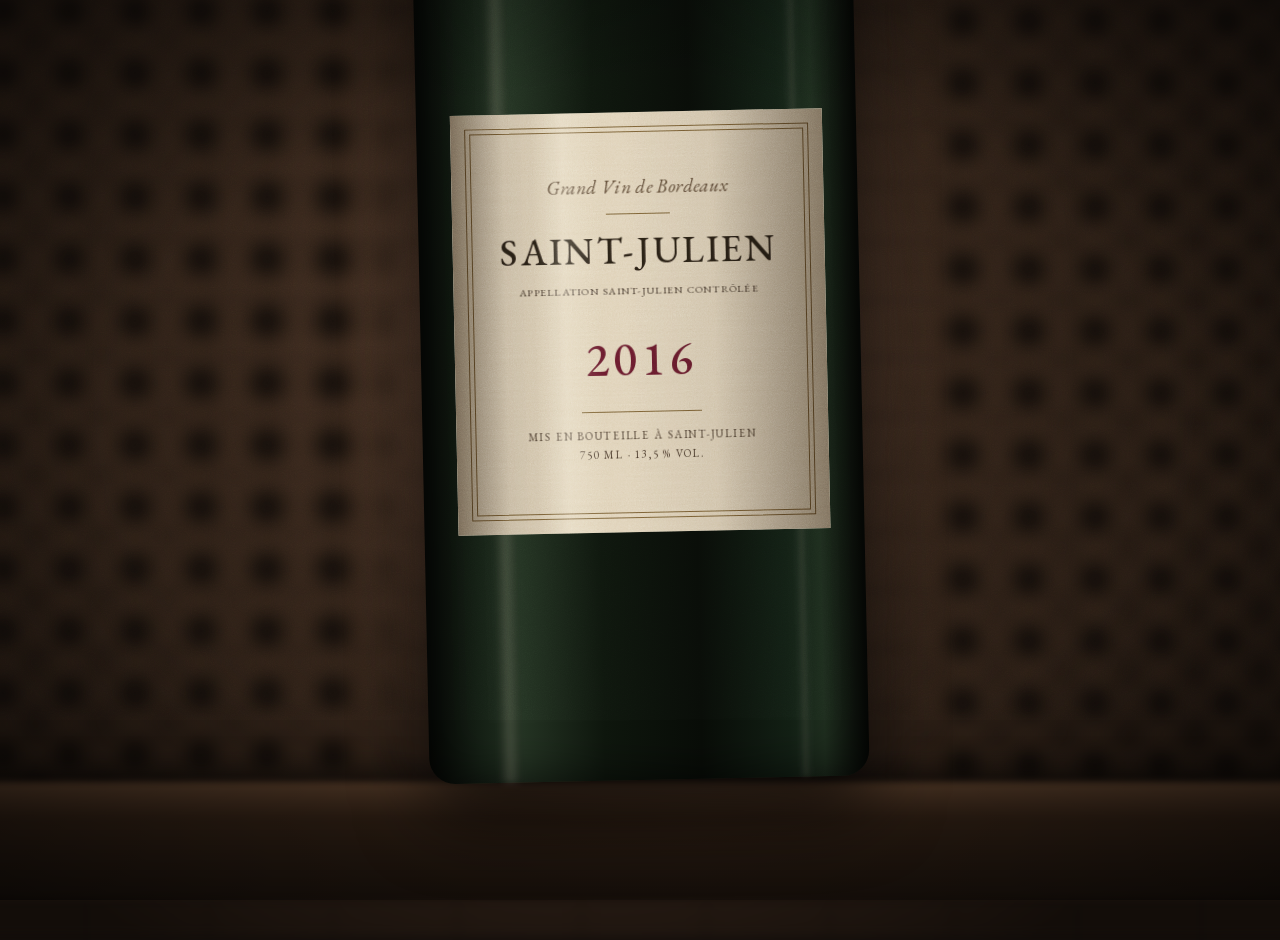
<file: marketing/creatie/etiket/etiket.html>
<!doctype html><html><head><meta charset="utf-8"><title>Etiket voor de scan-opname</title>
<!-- Een verzonnen, merkloos Saint-Julien-etiket (geen château, geen klassement), alleen gebruikt als camerabeeld
     voor de opname van de echte live-scanner. Er is nog geen video van een echte fles; vervangen zodra Max die
     aanlevert (plan, sectie 0e). Ronde 2: geen 'Grand Cru Classé' meer (bestaat niet zonder château-naam), geen
     tekst die buiten het papier loopt, papierstructuur, rondingsschaduw, scherptediepte en korrel over het beeld. -->
<style>
@font-face{font-family:'EB Garamond';font-style:normal;font-weight:400 800;src:url(../fonts/ebgaramond-normal-latin.woff2) format('woff2')}
@font-face{font-family:'EB Garamond';font-style:italic;font-weight:400 800;src:url(../fonts/ebgaramond-italic-latin.woff2) format('woff2')}
html,body{margin:0;width:1280px;height:720px;overflow:hidden;background:#120d0b}
.muur{position:absolute;inset:-40px;filter:blur(7px);
  background:
    repeating-linear-gradient(0deg,rgba(0,0,0,.28) 0 3px,transparent 3px 58px),
    repeating-linear-gradient(90deg,rgba(0,0,0,.22) 0 3px,transparent 3px 124px),
    radial-gradient(ellipse 55% 75% at 46% 40%,#5a4030 0%,#33241a 50%,#140e0a 100%)}
.rek{position:absolute;top:-20px;bottom:110px;width:420px;filter:blur(11px);opacity:.9;
  background:radial-gradient(circle at 50% 50%,#070504 0 15px,#20160f 17px,#4b3626 23px,#2c1f15 27px,transparent 29px) 0 0/66px 62px}
.plank{position:absolute;left:-20px;right:-20px;bottom:0;height:118px;filter:blur(3px);background:linear-gradient(#4a3424,#2a1c12 30%,#1a120c);box-shadow:0 -10px 24px rgba(0,0,0,.55)}
.fles{position:absolute;left:50%;top:-150px;transform:translateX(-50%) rotate(-1.2deg);width:440px;height:930px;border-radius:130px 130px 26px 26px;
  background:linear-gradient(90deg,#060805 0%,#162116 12%,#243323 22%,#0f170e 40%,#090d08 62%,#132015 82%,#1f2e1f 90%,#060805 100%);
  box-shadow:inset 0 0 50px rgba(0,0,0,.7),0 34px 70px rgba(0,0,0,.65)}
.glans{position:absolute;top:0;bottom:0;left:16%;width:5%;background:linear-gradient(90deg,transparent,rgba(255,240,215,.16),transparent);filter:blur(3px)}
.glans2{position:absolute;top:0;bottom:0;left:84%;width:3%;background:linear-gradient(90deg,transparent,rgba(255,240,215,.08),transparent);filter:blur(2px)}
.etiket{position:absolute;left:50%;top:262px;transform:translateX(-50%);width:372px;height:420px;color:#2b2019;text-align:center;font-family:'EB Garamond',serif;overflow:hidden;
  background:#ece2cc}
.papier{position:absolute;inset:0;opacity:.55;mix-blend-mode:multiply}
.rond{position:absolute;inset:0;background:linear-gradient(90deg,rgba(40,25,10,.55) 0%,rgba(40,25,10,.12) 14%,rgba(255,250,235,.10) 30%,rgba(0,0,0,0) 46%,rgba(40,25,10,.08) 70%,rgba(40,25,10,.5) 100%);mix-blend-mode:multiply}
.licht{position:absolute;inset:0;background:linear-gradient(90deg,transparent 22%,rgba(255,252,240,.22) 30%,transparent 40%)}
.rand{position:absolute;inset:14px;border:1px solid #7d6236}
.rand2{position:absolute;inset:19px;border:.5px solid #7d6236}
.binnen{position:relative;padding:62px 34px 0;display:flex;flex-direction:column;align-items:center}
.gv{font-style:italic;font-size:19px;color:#5b4632;letter-spacing:.02em}
.lijn{width:64px;height:1px;background:#7d6236;margin:14px 0 18px}
.app{font-size:37px;line-height:1;letter-spacing:.07em;white-space:nowrap;font-weight:500;text-transform:uppercase;color:#2b2019}
.aoc{font-size:10.5px;letter-spacing:.12em;white-space:nowrap;text-transform:uppercase;margin-top:14px;color:#3d2f24}
.jaar{font-size:48px;margin:30px 0 0;letter-spacing:.08em;color:#6a1e2e;font-weight:500}
.lijn2{width:120px;height:1px;background:#7d6236;margin:22px 0 14px}
.voet{font-size:11px;letter-spacing:.16em;text-transform:uppercase;line-height:1.75;color:#4a3a2c}
.inkt{filter:url(#inkt)}
.korrel{position:absolute;inset:0;opacity:.22;mix-blend-mode:overlay;pointer-events:none}
.vignet{position:absolute;inset:0;background:radial-gradient(ellipse 75% 70% at 50% 48%,transparent 55%,rgba(0,0,0,.55) 100%);pointer-events:none}
</style></head><body>
<svg width="0" height="0" style="position:absolute"><filter id="inkt"><feTurbulence type="fractalNoise" baseFrequency="1.6" numOctaves="1" seed="9"/><feDisplacementMap in="SourceGraphic" scale="1.1"/></filter></svg>
<div class="muur"></div>
<div class="rek" style="left:-30px"></div><div class="rek" style="right:-50px;background-position:20px 10px"></div>
<div class="plank"></div>
<div class="fles"><div class="glans"></div><div class="glans2"></div>
  <div class="etiket">
    <svg class="papier" width="372" height="420"><filter id="p"><feTurbulence type="fractalNoise" baseFrequency=".75" numOctaves="3" seed="4"/><feColorMatrix values="0 0 0 0 .58  0 0 0 0 .48  0 0 0 0 .34  0 0 0 .6 0"/></filter><rect width="100%" height="100%" filter="url(#p)"/>
      <filter id="v"><feTurbulence type="fractalNoise" baseFrequency=".012 .5" numOctaves="2" seed="2"/><feColorMatrix values="0 0 0 0 .5  0 0 0 0 .4  0 0 0 0 .3  0 0 0 .25 0"/></filter><rect width="100%" height="100%" filter="url(#v)"/></svg>
    <div class="rand"></div><div class="rand2"></div>
    <div class="binnen inkt">
      <div class="gv">Grand Vin de Bordeaux</div>
      <div class="lijn"></div>
      <div class="app">Saint-Julien</div>
      <div class="aoc">Appellation Saint-Julien Contrôlée</div>
      <div class="jaar">2016</div>
      <div class="lijn2"></div>
      <div class="voet">Mis en bouteille à Saint-Julien<br>750 ml · 13,5 % vol.</div>
    </div>
    <div class="rond"></div><div class="licht"></div>
  </div>
</div>
<div class="vignet"></div>
<svg class="korrel" width="1280" height="720"><filter id="g"><feTurbulence type="fractalNoise" baseFrequency=".95" numOctaves="2" seed="11"/><feColorMatrix type="saturate" values="0"/></filter><rect width="100%" height="100%" filter="url(#g)"/></svg>
</body></html>
</file>
